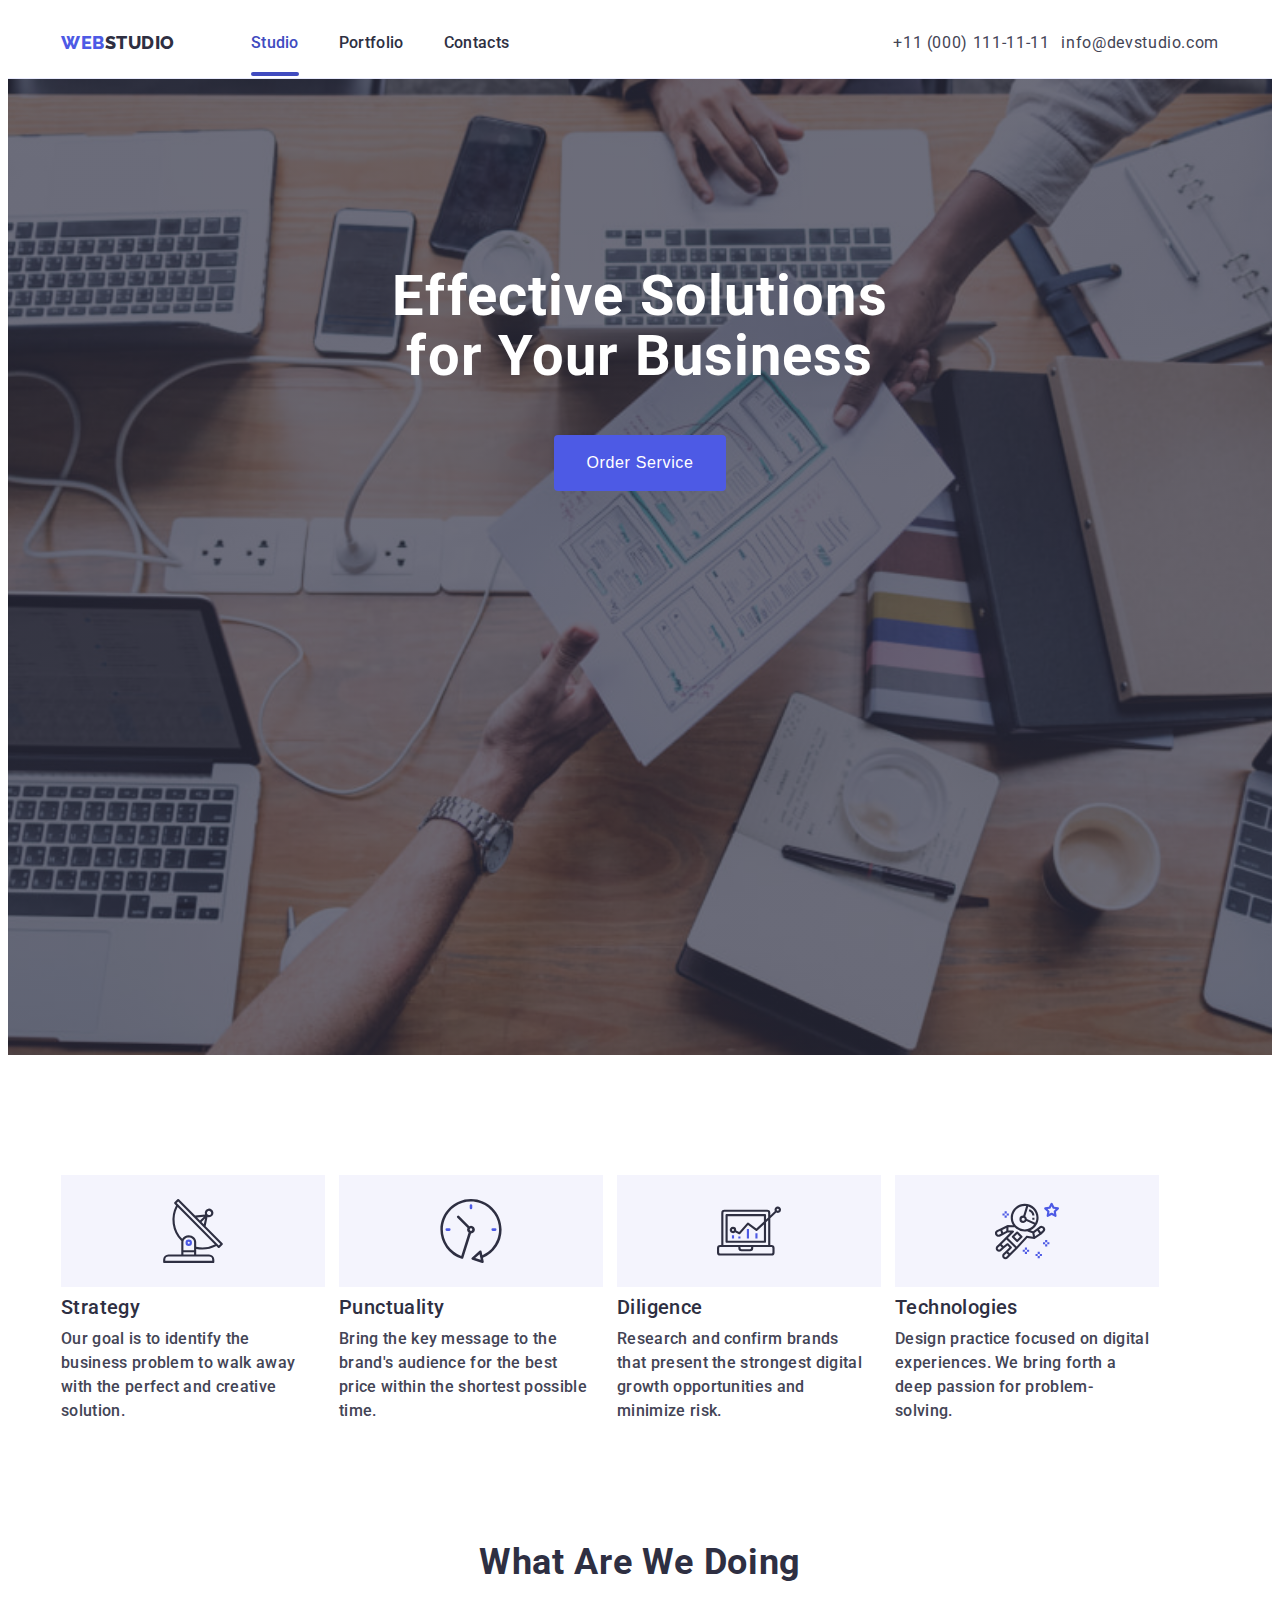
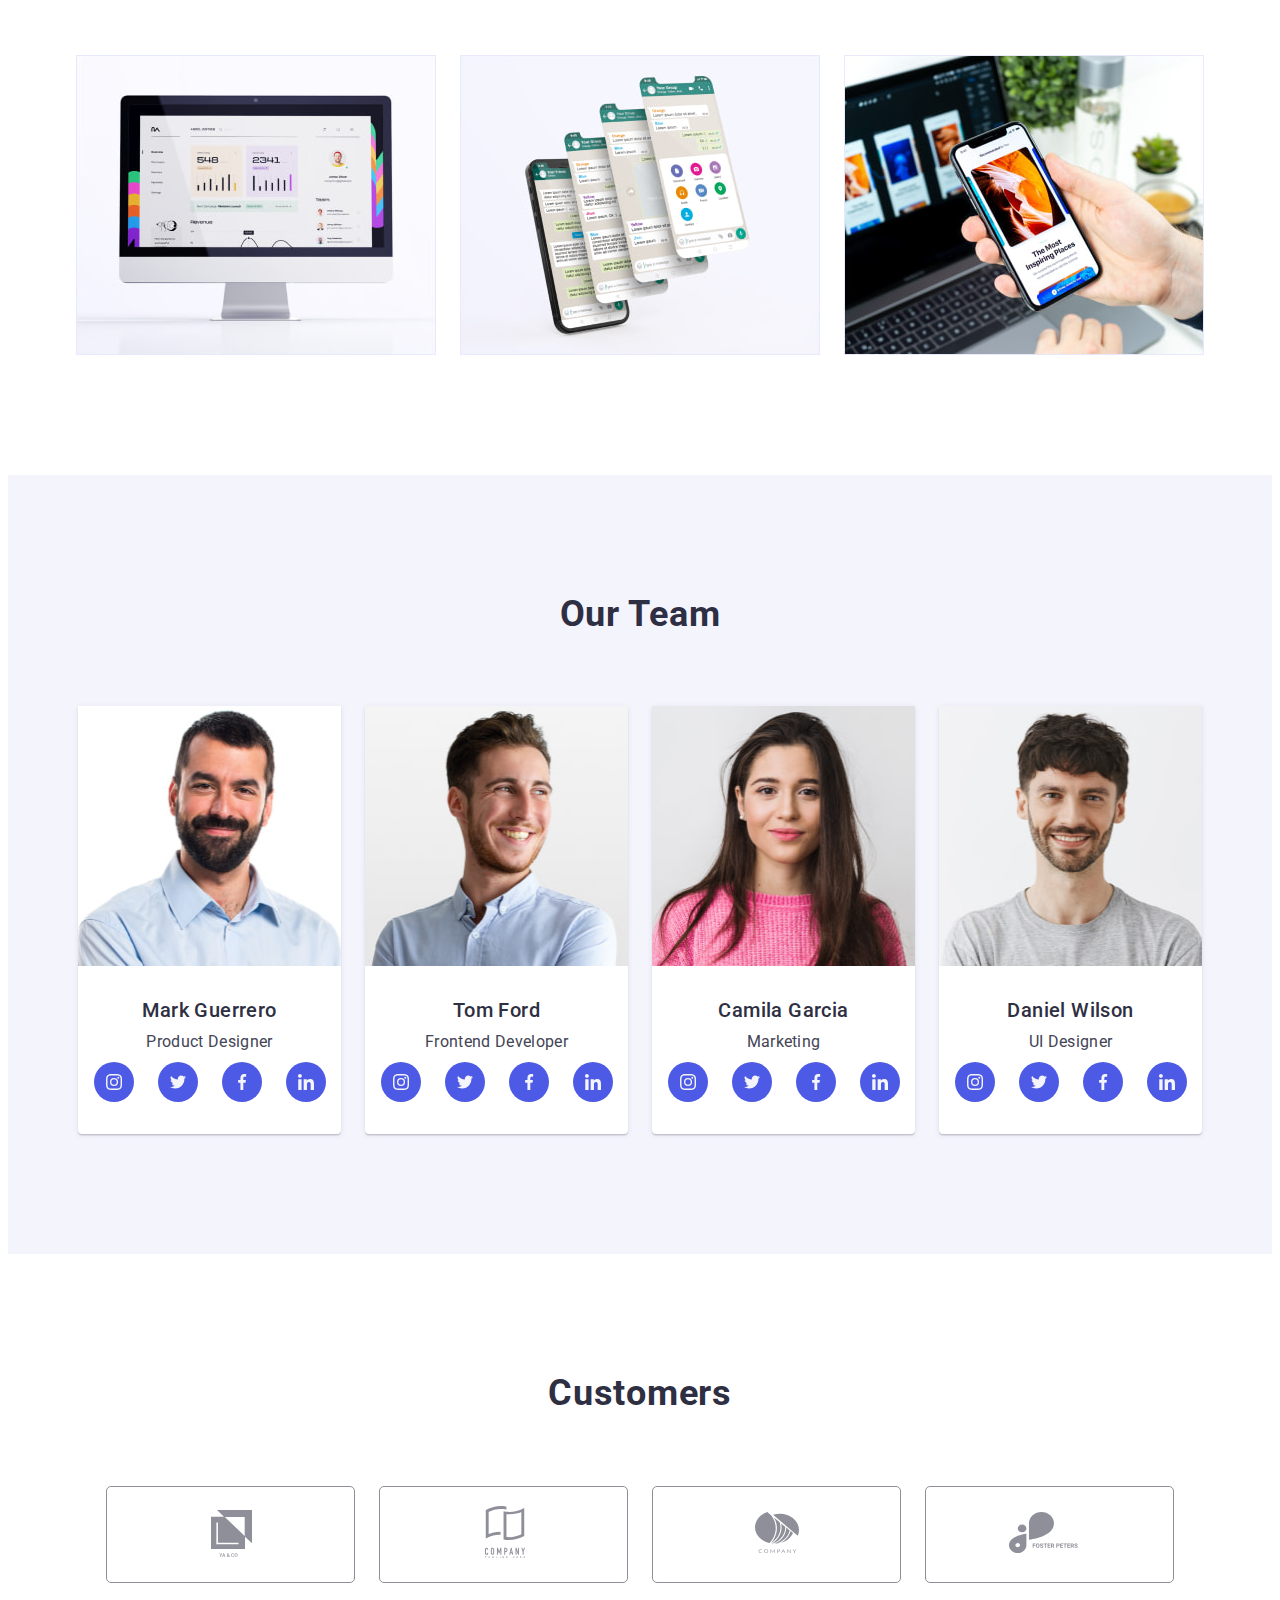
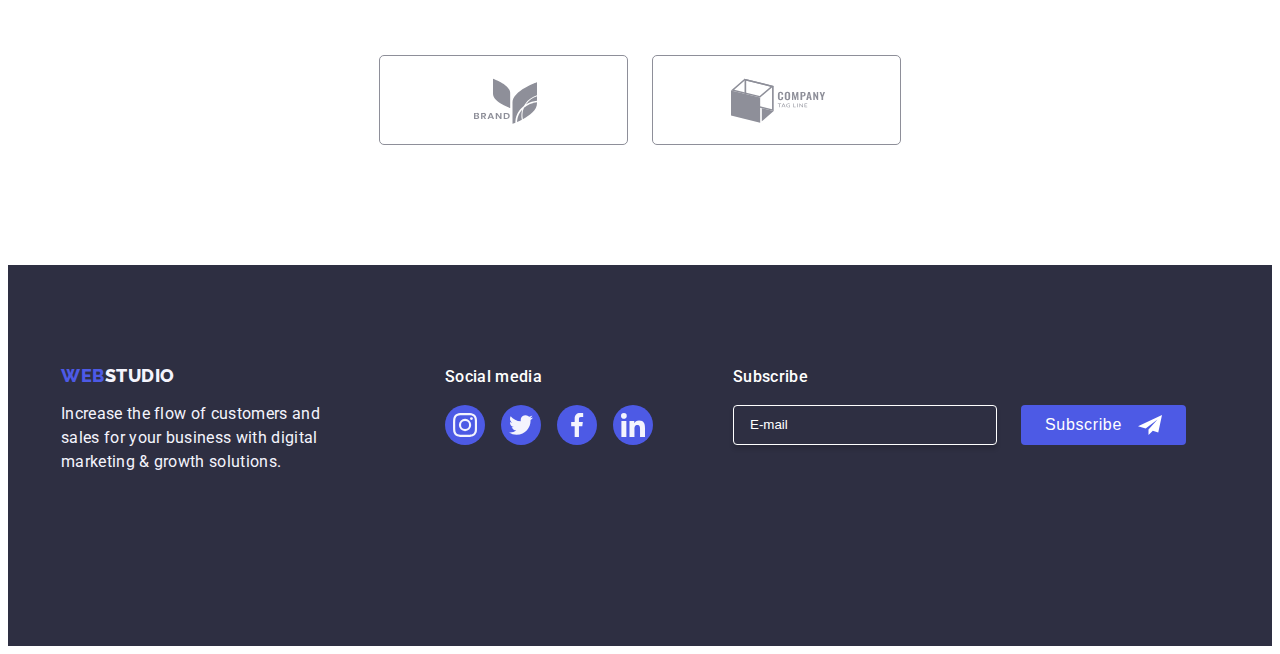
<file: index.html>
<!DOCTYPE html>
<html lang="en">
  <head>
    <meta charset="UTF-8" />
    <meta name="viewport" content="width=device-width, initial-scale=1.0" />
    <link
      href="https://fonts.googleapis.com/css2?family=Raleway:wght@800&family=Roboto:wght@400;500;700;900&display=swap"
      rel="stylesheet"
    />
    <link
      rel="stylesheet"
      href="https://cdnjs.cloudflare.com/ajax/libs/modern-normalize/2.0.0/modern-normalize.min.css"
      integrity="sha512-4xo8blKMVCiXpTaLzQSLSw3KFOVPWhm/TRtuPVc4WG6kUgjH6J03IBuG7JZPkcWMxJ5huwaBpOpnwYElP/m6wg=="
      crossorigin="anonymous"
      referrerpolicy="no-referrer"
    />
    <link rel="stylesheet" href="./css/styles.css" />
    <title>Studio</title>
  </head>
  <body>
    <header class="page-header">
      <div class="container">
        <div class="logo-container">
          <a href="./index.html" class="logo"
            ><span class="logo-color">WEB</span>STUDIO</a
          >
        </div>
        <button
          class="menu-toggle js-open-menu"
          aria-expanded="false"
          aria-controls="mobile-menu"
        >
          <svg class="icon-burger" width="32" height="30">
            <use href="./images/icons.svg#icon"></use>
          </svg>
        </button>
        <ul class="menu">
          <li>
            <a href="./index.html" class="link active">Studio</a>
          </li>
          <li><a href="./portfolio.html" class="link">Portfolio</a></li>
          <li><a href="#" class="link">Contacts</a></li>
        </ul>
        <address>
          <ul class="menu contacts">
            <li>
              <a href="tel:+110001111111" class="contacts-info"
                >+11 (000) 111-11-11</a
              >
            </li>
            <li>
              <a href="mailto:info@devstudio.com" class="contacts-info"
                >info@devstudio.com</a
              >
            </li>
          </ul>
        </address>
      </div>
    </header>

    <main>
      <section class="order-service">
        <div class="container">
          <h1 class="order-service-title">
            Effective Solutions for Your Business
          </h1>
          <button data-modal-open type="button" class="order-service-btn">
            Order Service
          </button>
        </div>
      </section>
      <section class="section features-wrapper">
        <div class="container">
          <h2 class="visually-hidden">Features</h2>
          <ul class="features">
            <li class="features-item">
              <div class="icon-wrapper">
                <svg width="64" height="64">
                  <use href="./images/icons.svg#antenna"></use>
                </svg>
              </div>
              <h3 class="element-title">Strategy</h3>
              <p class="features-text">
                Our goal is to identify the business problem to walk away with
                the perfect and creative solution.
              </p>
            </li>
            <li class="features-item">
              <div class="icon-wrapper">
                <svg width="64" height="64">
                  <use href="./images/icons.svg#clock"></use>
                </svg>
              </div>
              <h3 class="element-title">Punctuality</h3>
              <p class="features-text">
                Bring the key message to the brand's audience for the best price
                within the shortest possible time.
              </p>
            </li>
            <li class="features-item">
              <div class="icon-wrapper">
                <svg width="64" height="64">
                  <use href="./images/icons.svg#diagram"></use>
                </svg>
              </div>
              <h3 class="element-title">Diligence</h3>
              <p class="features-text">
                Research and confirm brands that present the strongest digital
                growth opportunities and minimize risk.
              </p>
            </li>
            <li class="features-item">
              <div class="icon-wrapper">
                <svg width="64" height="64">
                  <use href="./images/icons.svg#astronaut"></use>
                </svg>
              </div>
              <h3 class="element-title">Technologies</h3>
              <p class="features-text">
                Design practice focused on digital experiences. We bring forth a
                deep passion for problem-solving.
              </p>
            </li>
          </ul>
        </div>
      </section>
      <section class="section templates">
        <div class="container samples-container">
          <h2 class="section-title">What Are We Doing</h2>
          <ul class="samples">
            <li>
              <img
                srcset="./images/img1x.jpg 1x, ./images/img1.jpg 2x"
                src="./images/img1.jpg"
                alt="image of a computer monitor"
                width="360"
                height="300"
              />
            </li>
            <li>
              <img
                srcset="./images/img21x.jpg 1x, ./images/img2.jpg 2x"
                src="./images/img21x.jpg"
                alt="image of phone screens"
                width="360"
                height="300"
              />
            </li>
            <li>
              <img
                srcset="./images/img31x.jpg 1x, ./images/img3.jpg 2x"
                src="./images/img31x.jpg"
                alt="phone in hand image"
                width="360"
                height="300"
              />
            </li>
          </ul>
        </div>
      </section>
      <section class="section team">
        <div class="container team-container">
          <h2 class="section-title">Our Team</h2>
          <ul class="team-list">
            <li class="team-item">
              <img
                class="team-img"
                srcset="./images/team_img31x.jpg 1x, ./images/team_img3.jpg 2x"
                src="./images/team_img31x.jpg"
                alt="male employee"
                width="264"
                height="260"
              />
              <h3 class="element-title">Mark Guerrero</h3>
              <p class="team-text">Product Designer</p>
              <ul class="team-social-wrapper">
                <li>
                  <a class="team-social-link" href="#">
                    <svg class="team-social" width="16" height="16">
                      <use href="./images/icons.svg#instagram"></use>
                    </svg>
                  </a>
                </li>
                <li>
                  <a class="team-social-link" href="#">
                    <svg class="team-social" width="16" height="16">
                      <use href="./images/icons.svg#twitter"></use>
                    </svg>
                  </a>
                </li>
                <li>
                  <a class="team-social-link" href="#">
                    <svg class="team-social" width="16" height="16">
                      <use href="./images/icons.svg#facebook"></use>
                    </svg>
                  </a>
                </li>
                <li>
                  <a class="team-social-link" href="#">
                    <svg class="team-social" width="16" height="16">
                      <use href="./images/icons.svg#linkedin"></use>
                    </svg>
                  </a>
                </li>
              </ul>
            </li>
            <li class="team-item">
              <img
                class="team-img"
                srcset="./images/team_img21x.jpg 1x, ./images/team_img2.jpg 2x"
                src="./images/team_img21x.jpg"
                alt="male employee"
                width="264"
                height="260"
              />
              <h3 class="element-title">Tom Ford</h3>
              <p class="team-text">Frontend Developer</p>
              <div class="team-social-wrapper">
                <a class="team-social-link" href="#">
                  <svg class="team-social" width="16" height="16">
                    <use href="./images/icons.svg#instagram"></use>
                  </svg>
                </a>
                <a class="team-social-link" href="#">
                  <svg class="team-social" width="16" height="16">
                    <use href="./images/icons.svg#twitter"></use>
                  </svg>
                </a>
                <a class="team-social-link" href="#">
                  <svg class="team-social" width="16" height="16">
                    <use href="./images/icons.svg#facebook"></use>
                  </svg>
                </a>
                <a class="team-social-link" href="#">
                  <svg class="team-social" width="16" height="16">
                    <use href="./images/icons.svg#linkedin"></use>
                  </svg>
                </a>
              </div>
              <div class="team-social-wrapper"></div>
            </li>
            <li class="team-item">
              <img
                class="team-img"
                srcset="./images/team_img11x.jpg 1x, ./images/team_img1.jpg 2x"
                src="./images/team_img11x.jpg"
                alt="female employee"
                width="264"
                height="260"
              />
              <h3 class="element-title">Camila Garcia</h3>
              <p class="team-text">Marketing</p>
              <div class="team-social-wrapper">
                <a class="team-social-link" href="#">
                  <svg class="team-social" width="16" height="16">
                    <use href="./images/icons.svg#instagram"></use>
                  </svg>
                </a>
                <a class="team-social-link" href="#">
                  <svg class="team-social" width="16" height="16">
                    <use href="./images/icons.svg#twitter"></use>
                  </svg>
                </a>
                <a class="team-social-link" href="#">
                  <svg class="team-social" width="16" height="16">
                    <use href="./images/icons.svg#facebook"></use>
                  </svg>
                </a>
                <a class="team-social-link" href="#">
                  <svg class="team-social" width="16" height="16">
                    <use href="./images/icons.svg#linkedin"></use>
                  </svg>
                </a>
              </div>
              <div class="team-social-wrapper"></div>
            </li>
            <li class="team-item">
              <img
                class="team-img"
                srcset="./images/team_img1x.jpg 1x, ./images/team_img.jpg 2x"
                src="./images/team_img1x.jpg"
                alt="male employee"
                width="264"
                height="260"
              />
              <h3 class="element-title">Daniel Wilson</h3>
              <p class="team-text">UI Designer</p>
              <div class="team-social-wrapper">
                <a class="team-social-link" href="#">
                  <svg class="team-social" width="16" height="16">
                    <use href="./images/icons.svg#instagram"></use>
                  </svg>
                </a>
                <a class="team-social-link" href="#">
                  <svg class="team-social" width="16" height="16">
                    <use href="./images/icons.svg#twitter"></use>
                  </svg>
                </a>
                <a class="team-social-link" href="#">
                  <svg class="team-social" width="16" height="16">
                    <use href="./images/icons.svg#facebook"></use>
                  </svg>
                </a>
                <a class="team-social-link" href="#">
                  <svg class="team-social" width="16" height="16">
                    <use href="./images/icons.svg#linkedin"></use>
                  </svg>
                </a>
              </div>
              <div class="team-social-wrapper"></div>
            </li>
          </ul>
        </div>
      </section>
      <section class="section customers-wrapper">
        <div class="container">
          <h2 class="section-title">Customers</h2>
          <ul class="customers">
            <li class="customers-item">
              <a href="#" class="customers-link">
                <span>
                  <svg class="customers-icon" width="104" height="56">
                    <use href="./images/icons.svg#client1"></use>
                  </svg>
                </span>
              </a>
            </li>
            <li class="customers-item">
              <a href="#" class="customers-link">
                <svg class="customers-icon" width="104" height="56">
                  <use href="./images/icons.svg#client2"></use>
                </svg>
              </a>
            </li>
            <li class="customers-item">
              <a href="#" class="customers-link">
                <svg class="customers-icon" width="104" height="56">
                  <use href="./images/icons.svg#client3"></use>
                </svg>
              </a>
            </li>
            <li class="customers-item">
              <a href="#" class="customers-link">
                <svg class="customers-icon" width="104" height="56">
                  <use href="./images/icons.svg#client4"></use>
                </svg>
              </a>
            </li>
            <li class="customers-item">
              <a href="#" class="customers-link">
                <svg class="customers-icon" width="104" height="56">
                  <use href="./images/icons.svg#client5"></use>
                </svg>
              </a>
            </li>
            <li class="customers-item">
              <a href="#" class="customers-link">
                <svg class="customers-icon" width="104" height="56">
                  <use href="./images/icons.svg#client6"></use>
                </svg>
              </a>
            </li>
          </ul>
        </div>
      </section>
    </main>

    <div class="menu-container js-menu-container" id="mobile-menu">
      <button class="menu-toggle js-close-menu">
        <svg class="mobile-menu-close" width="8" height="8">
          <use href="./images/icons.svg#close-btn"></use>
        </svg>
      </button>

      <ul class="mobile-menu">
        <li><a href="./index.html" class="link active">Studio</a></li>
        <li><a href="./portfolio.html" class="link">Portfolio</a></li>
        <li><a href="#" class="link">Contacts</a></li>
      </ul>

      <div class="contacts-container">
        <address>
          <ul class="mobile-menu mobile-contacts">
            <li>
              <a href="tel:+110001111111" class="contacts-info"
                >+11 (000) 111-11-11</a
              >
            </li>
            <li>
              <a href="mailto:info@devstudio.com" class="contacts-info"
                >info@devstudio.com</a
              >
            </li>
          </ul>
        </address>

        <ul class="social-list">
          <li>
            <a class="social-link" href="#">
              <svg class="social" width="24" height="24">
                <use href="./images/icons.svg#sotial-instagram"></use>
              </svg>
            </a>
          </li>
          <li>
            <a class="social-link" href="#">
              <svg class="social" width="24" height="24">
                <use href="./images/icons.svg#sotial-twitter"></use>
              </svg>
            </a>
          </li>
          <li>
            <a class="social-link" href="#">
              <svg class="social" width="24" height="24">
                <use href="./images/icons.svg#sotial-facebook"></use>
              </svg>
            </a>
          </li>
          <li>
            <a class="social-link" href="#">
              <svg class="social" width="24" height="24">
                <use href="./images/icons.svg#sotial-linkedin"></use>
              </svg>
            </a>
          </li>
        </ul>
      </div>
    </div>

    <footer class="footer">
      <div class="container">
        <div class="footer-top">
          <div class="footer-wrapper">
            <a href="./index.html" class="logo"
              ><span class="logo-color">WEB</span
              ><span class="logo-white">STUDIO</span></a
            >
            <p class="footer-text">
              Increase the flow of customers and sales for your business with
              digital marketing & growth solutions.
            </p>
          </div>

          <div class="footer-wrapper">
            <p class="footer-title">Social media</p>
            <ul class="social">
              <li>
                <a class="social-link" href="#">
                  <svg class="social" width="24" height="24">
                    <use href="./images/icons.svg#sotial-instagram"></use>
                  </svg>
                </a>
              </li>
              <li>
                <a class="social-link" href="#">
                  <svg class="social" width="24" height="24">
                    <use href="./images/icons.svg#sotial-twitter"></use>
                  </svg>
                </a>
              </li>
              <li>
                <a class="social-link" href="#">
                  <svg class="social" width="24" height="24">
                    <use href="./images/icons.svg#sotial-facebook"></use>
                  </svg>
                </a>
              </li>
              <li>
                <a class="social-link" href="#">
                  <svg class="social" width="24" height="24">
                    <use href="./images/icons.svg#sotial-linkedin"></use>
                  </svg>
                </a>
              </li>
            </ul>
          </div>
        </div>

        <div class="footer-bottom">
          <div class="footer-wrapper">
            <p class="footer-title subscribe">Subscribe</p>
            <form class="footer-form">
              <div class="subscribe-form">
                <input
                  class="footer-input"
                  type="email"
                  name="email"
                  placeholder="E-mail"
                />
                <button type="submit" class="footer-btn">
                  Subscribe
                  <svg class="footer-btn-icon" width="24" height="24">
                    <use href="./images/icons.svg#icon-telegram"></use>
                  </svg>
                </button>
              </div>
            </form>
          </div>
        </div>
      </div>
    </footer>

    <div class="backdrop is-hidden" data-modal>
      <div class="modal">
        <button type="button" class="modal-close-btn" data-modal-close>
          <svg class="modal-close-icon" width="8" height="8">
            <use href="./images/icons.svg#close-btn"></use>
          </svg>
        </button>
        <form class="modal-form">
          <p class="modal-title">
            Leave your contacts and we will call you back
          </p>
          <label class="modal-label">
            <span class="modal-label-text">Name</span>
            <input type="text" name="user-name" />
            <svg class="modal-icon" width="18" height="24">
              <use href="./images/icons.svg#icon-person"></use>
            </svg>
          </label>
          <label class="modal-label">
            <span class="modal-label-text">Phone</span>
            <input type="tel" name="user-phone" />
            <svg class="modal-icon" width="18" height="24">
              <use href="./images/icons.svg#icon-phone"></use>
            </svg>
          </label>
          <label class="modal-label">
            <span class="modal-label-text">Email</span>
            <input type="email" name="user-email" />
            <svg class="modal-icon" width="18" height="24">
              <use href="./images/icons.svg#icon-email"></use>
            </svg>
          </label>
          <label class="modal-label">
            <span class="modal-label-text">Comment</span>
            <textarea
              name="user-comment"
              rows="5"
              placeholder="Text input"
              class="modal-comment"
            ></textarea>
          </label>
          <div class="modal-label-terms-wrapper">
            <label for="user-terms" class="modal-label-terms">
              <input
                type="checkbox"
                id="user-terms"
                name="user-terms"
                class="modal-terms-check"
              />
              <span class="custom-checkbox"></span>
              <svg class="modal-terms-icon" width="10" height="8">
                <use href="./images/icons.svg#icon-check"></use>
              </svg>
              I accept the terms and conditions of the
              <a href="#" class="modal-label-terms-link">Privacy Policy</a>
            </label>
          </div>
          <button type="submit" class="modal-btn">Send</button>
        </form>
      </div>
    </div>

    <script src="./js/modal.js"></script>
    <script src="./js/mobile-menu.js"></script>
  </body>
</html>
</file>
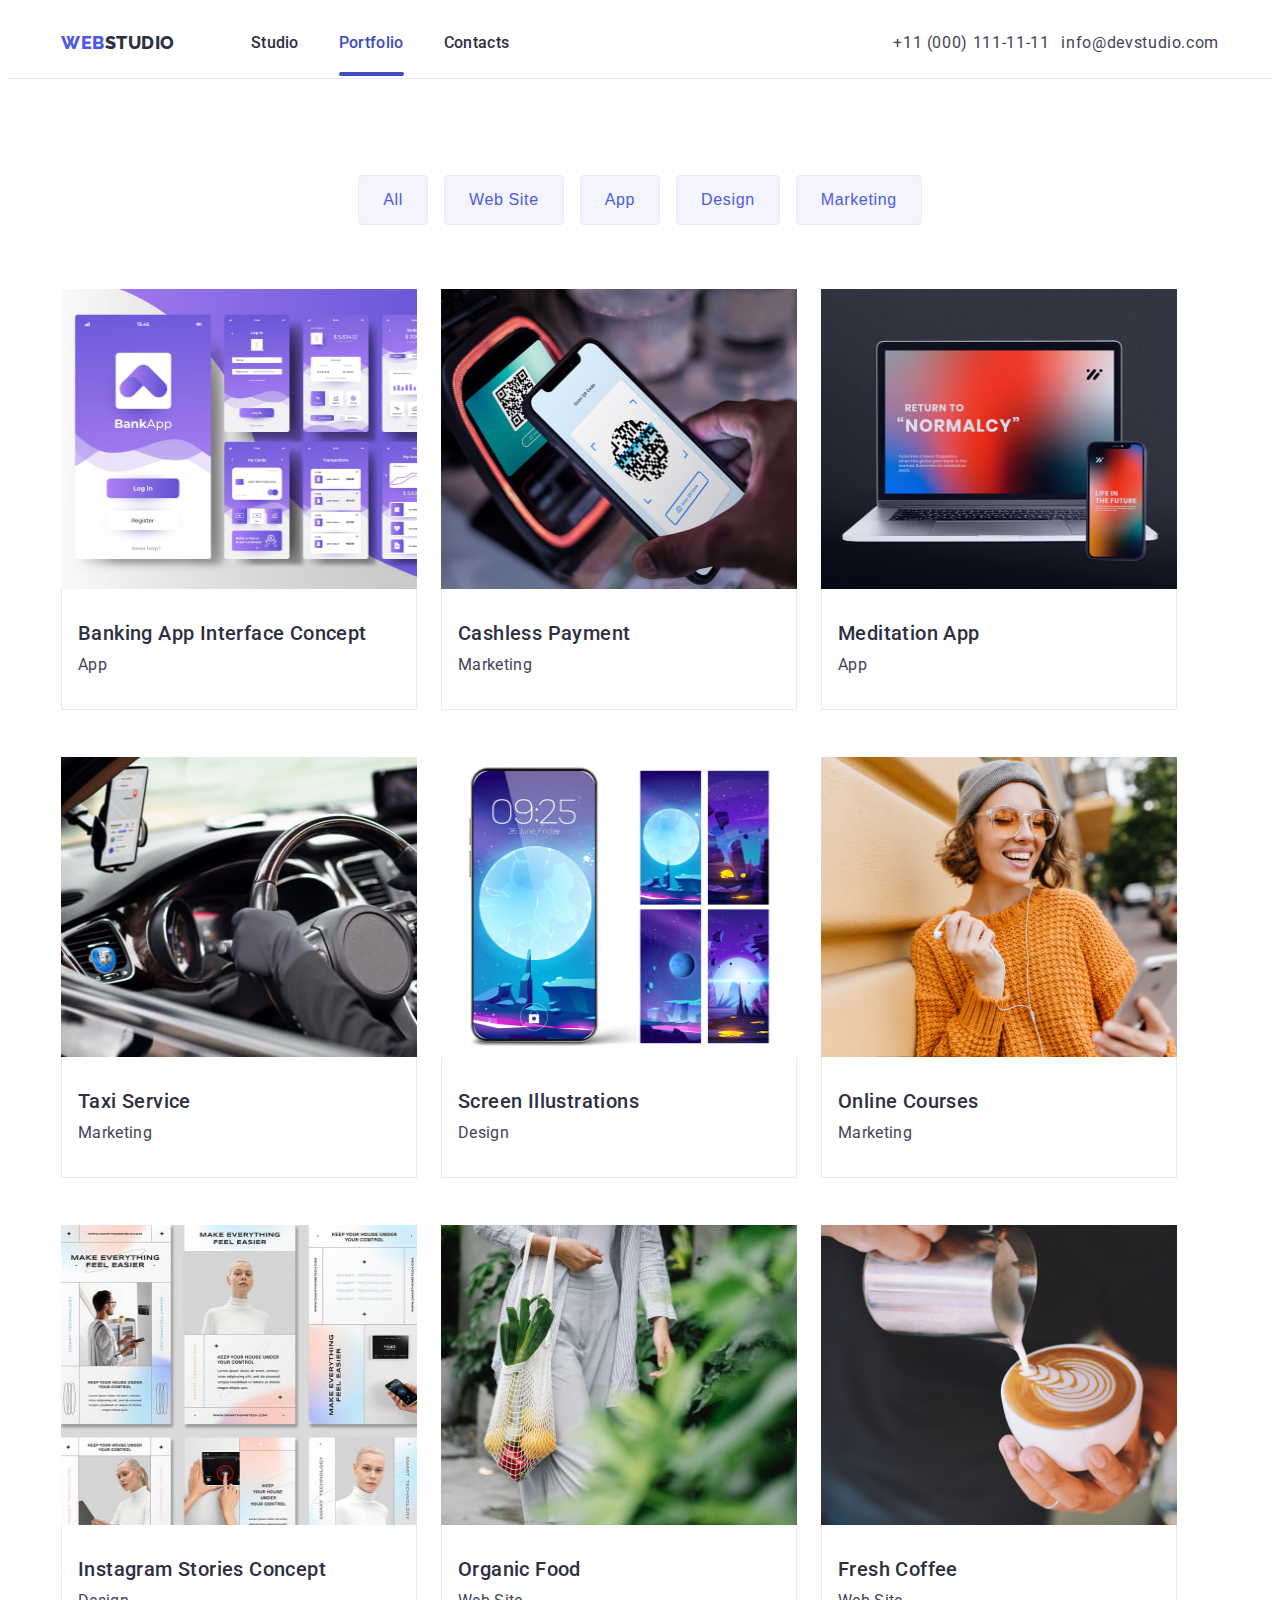
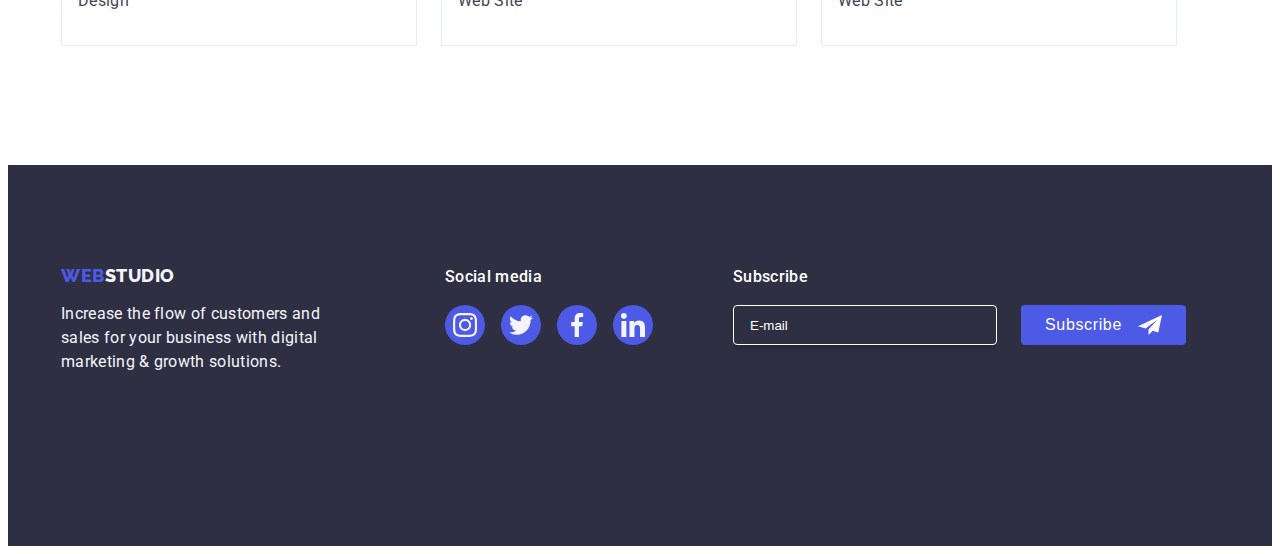
<file: portfolio.html>
<!DOCTYPE html>
<html lang="en">
  <head>
    <meta charset="UTF-8" />
    <meta name="viewport" content="width=device-width, initial-scale=1.0" />
    <link
      href="https://fonts.googleapis.com/css2?family=Raleway:wght@800&family=Roboto:wght@400;500;700;900&display=swap"
      rel="stylesheet"
    />
    <link
      rel="stylesheet"
      href="https://cdnjs.cloudflare.com/ajax/libs/modern-normalize/2.0.0/modern-normalize.min.css"
      integrity="sha512-4xo8blKMVCiXpTaLzQSLSw3KFOVPWhm/TRtuPVc4WG6kUgjH6J03IBuG7JZPkcWMxJ5huwaBpOpnwYElP/m6wg=="
      crossorigin="anonymous"
      referrerpolicy="no-referrer"
    />
    <link rel="stylesheet" href="./css/styles.css" />
    <title>Studio</title>
  </head>
  <body>
    <header class="page-header">
      <div class="container">
        <div class="logo-container">
          <a href="./index.html" class="logo"
            ><span class="logo-color">WEB</span>STUDIO</a
          >
        </div>
        <button
          class="menu-toggle js-open-menu"
          aria-expanded="false"
          aria-controls="mobile-menu"
        >
          <svg class="icon-burger" width="32" height="30">
            <use href="./images/icons.svg#icon"></use>
          </svg>
        </button>
        <ul class="menu">
          <li>
            <a href="./index.html" class="link">Studio</a>
          </li>
          <li><a href="./portfolio.html" class="link active">Portfolio</a></li>
          <li><a href="#" class="link">Contacts</a></li>
        </ul>
        <address>
          <ul class="menu contacts">
            <li>
              <a href="tel:+110001111111" class="contacts-info"
                >+11 (000) 111-11-11</a
              >
            </li>
            <li>
              <a href="mailto:info@devstudio.com" class="contacts-info"
                >info@devstudio.com</a
              >
            </li>
          </ul>
        </address>
      </div>
    </header>

    <main>
      <h1 class="visually-hidden">Works</h1>
      <section class="works">
        <div class="container works-container">
          <ul class="works-btn-list">
            <li><button type="button" class="works-btn">All</button></li>
            <li><button type="button" class="works-btn">Web Site</button></li>
            <li><button type="button" class="works-btn">App</button></li>
            <li><button type="button" class="works-btn">Design</button></li>
            <li><button type="button" class="works-btn">Marketing</button></li>
          </ul>
          <ul class="works-list">
            <li class="works-list-item">
              <a href="#">
                <div class="works-item-wrapper">
                  <img
                    srcset="
                      ./images/portf_img1x.jpg 1x,
                      ./images/portf_img1.jpg  2x
                    "
                    src="./images/portf_img1x.jpg"
                    alt="app template"
                    width="360"
                    height="300"
                  />
                  <p class="overlay-text">
                    14 Stylish and User-Friendly App Design Concepts · Task
                    Manager App · Calorie Tracker App · Exotic Fruit Ecommerce
                    App · Cloud Storage App
                  </p>
                </div>
                <div class="works-item">
                  <h2 class="element-title">Banking App Interface Concept</h2>
                  <p class="works-text">App</p>
                </div>
              </a>
            </li>
            <li class="works-list-item">
              <a href="#">
                <div class="works-item-wrapper">
                  <img
                    srcset="
                      ./images/portf_img2x.jpg 1x,
                      ./images/portf_img2.jpg  2x
                    "
                    src="./images/portf_img2x.jpg"
                    alt="payment scanning qr code"
                    width="360"
                    height="300"
                  />
                  <p class="overlay-text">
                    14 Stylish and User-Friendly App Design Concepts · Task
                    Manager App · Calorie Tracker App · Exotic Fruit Ecommerce
                    App · Cloud Storage App
                  </p>
                </div>
                <div class="works-item">
                  <h2 class="element-title extra-margin">Cashless Payment</h2>
                  <p class="works-text">Marketing</p>
                </div>
              </a>
            </li>
            <li class="works-list-item">
              <a href="#">
                <div class="works-item-wrapper">
                  <img
                    srcset="
                      ./images/portf_img31x.jpg 1x,
                      ./images/portf_img3.jpg   2x
                    "
                    src="./images/portf_img31x.jpg"
                    alt="laptop and phone"
                    width="360"
                    height="300"
                  />
                  <p class="overlay-text">
                    14 Stylish and User-Friendly App Design Concepts · Task
                    Manager App · Calorie Tracker App · Exotic Fruit Ecommerce
                    App · Cloud Storage App
                  </p>
                </div>
                <div class="works-item">
                  <h2 class="element-title extra-margin">Meditation App</h2>
                  <p class="works-text">App</p>
                </div>
              </a>
            </li>
            <li class="works-list-item">
              <a href="#">
                <div class="works-item-wrapper">
                  <img
                    srcset="
                      ./images/portf_img41x.jpg 1x,
                      ./images/portf_img4.jpg   2x
                    "
                    src="./images/portf_img41x.jpg"
                    alt="phone in the car"
                    width="360"
                    height="300"
                  />
                  <p class="overlay-text">
                    14 Stylish and User-Friendly App Design Concepts · Task
                    Manager App · Calorie Tracker App · Exotic Fruit Ecommerce
                    App · Cloud Storage App
                  </p>
                </div>
                <div class="works-item">
                  <h2 class="element-title extra-margin">Taxi Service</h2>
                  <p class="works-text">Marketing</p>
                </div>
              </a>
            </li>
            <li class="works-list-item">
              <a href="#">
                <div class="works-item-wrapper">
                  <img
                    srcset="
                      ./images/portf_img51x.jpg 1x,
                      ./images/portf_img5.jpg   2x
                    "
                    src="./images/portf_img51x.jpg"
                    alt="wallpapers for phone"
                    width="360"
                    height="300"
                  />
                  <p class="overlay-text">
                    14 Stylish and User-Friendly App Design Concepts · Task
                    Manager App · Calorie Tracker App · Exotic Fruit Ecommerce
                    App · Cloud Storage App
                  </p>
                </div>
                <div class="works-item">
                  <h2 class="element-title extra-margin">
                    Screen Illustrations
                  </h2>
                  <p class="works-text">Design</p>
                </div>
              </a>
            </li>
            <li class="works-list-item">
              <a href="#">
                <div class="works-item-wrapper">
                  <img
                    srcset="
                      ./images/portf_img61x.jpg 1x,
                      ./images/portf_img6.jpg   2x
                    "
                    src="./images/portf_img61x.jpg"
                    alt="girl listening music using headphones"
                    width="360"
                    height="300"
                  />
                  <p class="overlay-text">
                    14 Stylish and User-Friendly App Design Concepts · Task
                    Manager App · Calorie Tracker App · Exotic Fruit Ecommerce
                    App · Cloud Storage App
                  </p>
                </div>
                <div class="works-item">
                  <h2 class="element-title extra-margin">Online Courses</h2>
                  <p class="works-text">Marketing</p>
                </div>
              </a>
            </li>
            <li class="works-list-item">
              <a href="#">
                <div class="works-item-wrapper">
                  <img
                    srcset="
                      ./images/portf_img71x.jpg 1x,
                      ./images/portf_img7.jpg   2x
                    "
                    src="./images/portf_img71x.jpg"
                    alt="instagram screens concept"
                    width="360"
                    height="300"
                  />
                  <p class="overlay-text">
                    14 Stylish and User-Friendly App Design Concepts · Task
                    Manager App · Calorie Tracker App · Exotic Fruit Ecommerce
                    App · Cloud Storage App
                  </p>
                </div>
                <div class="works-item">
                  <h2 class="element-title extra-margin">
                    Instagram Stories Concept
                  </h2>
                  <p class="works-text">Design</p>
                </div>
              </a>
            </li>
            <li class="works-list-item">
              <a href="#">
                <div class="works-item-wrapper">
                  <img
                    srcset="
                      ./images/portf_img81x.jpg 1x,
                      ./images/portf_img8.jpg   2x
                    "
                    src="./images/portf_img81x.jpg"
                    alt="vegetables in the bag"
                    width="360"
                    height="300"
                  />
                  <p class="overlay-text">
                    14 Stylish and User-Friendly App Design Concepts · Task
                    Manager App · Calorie Tracker App · Exotic Fruit Ecommerce
                    App · Cloud Storage App
                  </p>
                </div>
                <div class="works-item">
                  <h2 class="element-title extra-margin">Organic Food</h2>
                  <p class="works-text">Web Site</p>
                </div>
              </a>
            </li>
            <li class="works-list-item">
              <a href="#">
                <div class="works-item-wrapper">
                  <img
                    srcset="
                      ./images/portf_img91x.jpg 1x,
                      ./images/portf_img9.jpg   2x
                    "
                    src="./images/portf_img91x.jpg"
                    alt="making coffee"
                    width="360"
                    height="300"
                  />
                  <p class="overlay-text">
                    14 Stylish and User-Friendly App Design Concepts · Task
                    Manager App · Calorie Tracker App · Exotic Fruit Ecommerce
                    App · Cloud Storage App
                  </p>
                </div>
                <div class="works-item">
                  <h2 class="element-title extra-margin">Fresh Coffee</h2>
                  <p class="works-text">Web Site</p>
                </div>
              </a>
            </li>
          </ul>
        </div>
      </section>
    </main>

    <div class="menu-container js-menu-container" id="mobile-menu">
      <button class="menu-toggle js-close-menu">
        <svg class="mobile-menu-close" width="8" height="8">
          <use href="./images/icons.svg#close-btn"></use>
        </svg>
      </button>

      <ul class="mobile-menu">
        <li><a href="./index.html" class="link">Studio</a></li>
        <li><a href="./portfolio.html" class="link active">Portfolio</a></li>
        <li><a href="#" class="link">Contacts</a></li>
      </ul>

      <div class="contacts-container">
        <address>
          <ul class="mobile-menu mobile-contacts">
            <li>
              <a href="tel:+110001111111" class="contacts-info"
                >+11 (000) 111-11-11</a
              >
            </li>
            <li>
              <a href="mailto:info@devstudio.com" class="contacts-info"
                >info@devstudio.com</a
              >
            </li>
          </ul>
        </address>

        <ul class="social-list">
          <li>
            <a class="social-link" href="#">
              <svg class="social" width="24" height="24">
                <use href="./images/icons.svg#sotial-instagram"></use>
              </svg>
            </a>
          </li>
          <li>
            <a class="social-link" href="#">
              <svg class="social" width="24" height="24">
                <use href="./images/icons.svg#sotial-twitter"></use>
              </svg>
            </a>
          </li>
          <li>
            <a class="social-link" href="#">
              <svg class="social" width="24" height="24">
                <use href="./images/icons.svg#sotial-facebook"></use>
              </svg>
            </a>
          </li>
          <li>
            <a class="social-link" href="#">
              <svg class="social" width="24" height="24">
                <use href="./images/icons.svg#sotial-linkedin"></use>
              </svg>
            </a>
          </li>
        </ul>
      </div>
    </div>

    <footer class="footer">
      <div class="container">
        <div class="footer-top">
          <div class="footer-wrapper">
            <a href="./index.html" class="logo"
              ><span class="logo-color">WEB</span
              ><span class="logo-white">STUDIO</span></a
            >
            <p class="footer-text">
              Increase the flow of customers and sales for your business with
              digital marketing & growth solutions.
            </p>
          </div>

          <div class="footer-wrapper">
            <p class="footer-title">Social media</p>
            <ul class="social">
              <li>
                <a class="social-link" href="#">
                  <svg class="social" width="24" height="24">
                    <use href="./images/icons.svg#sotial-instagram"></use>
                  </svg>
                </a>
              </li>
              <li>
                <a class="social-link" href="#">
                  <svg class="social" width="24" height="24">
                    <use href="./images/icons.svg#sotial-twitter"></use>
                  </svg>
                </a>
              </li>
              <li>
                <a class="social-link" href="#">
                  <svg class="social" width="24" height="24">
                    <use href="./images/icons.svg#sotial-facebook"></use>
                  </svg>
                </a>
              </li>
              <li>
                <a class="social-link" href="#">
                  <svg class="social" width="24" height="24">
                    <use href="./images/icons.svg#sotial-linkedin"></use>
                  </svg>
                </a>
              </li>
            </ul>
          </div>
        </div>

        <div class="footer-bottom">
          <div class="footer-wrapper">
            <p class="footer-title subscribe">Subscribe</p>
            <form class="footer-form">
              <div class="subscribe-form">
                <input
                  class="footer-input"
                  type="email"
                  name="email"
                  placeholder="E-mail"
                />
                <button type="submit" class="footer-btn">
                  Subscribe
                  <svg class="footer-btn-icon" width="24" height="24">
                    <use href="./images/icons.svg#icon-telegram"></use>
                  </svg>
                </button>
              </div>
            </form>
          </div>
        </div>
      </div>
    </footer>
    <script src="./js/mobile-menu.js"></script>
  </body>
</html>
</file>
<file: css/styles.css>
:root {
  --white-color: #FFFFFF;
  --text-color: #2E2F42;
  --accent-color: #4D5AE5;
  --hover-color: #404BBF;
  --accent-color-dark: #2E2F42;
  --accent-color-light: #F4F4FD;
  --black-color: #434455;
  --white-portfolio-color: #E7E9FC; 
  --light-black-color: #8e8f99;
  --green: #31d0aa;
  --dairy: #fcfcfc;
  --text-color-rgb: 46, 47, 66;
}

body {
    font-family: 'Roboto', sans-serif;
    font-size: 16px;
    color: var(--black-color);
    background-color: var(--white-color);
    line-height: 1.5;
}

a {
    text-decoration: none;
    color: var(--black-color)
}

ul, ol {
    list-style-type: none;
    margin: 0;
    padding-left: 0;
}

address {
    font-style: normal;
}

button {
    border: none;
    cursor: pointer;
}

h1, h2, h3, h4, h5, h6, p {
    margin: 0;
}

img {
    display: block;
    max-width: 100%;
}

header {
    border-bottom: var(--white-portfolio-color) 1px solid;
}

header a {
    padding-top: 24px;
    padding-bottom: 24px;
}

.section {
    padding: 120px 0;
}

.container {
    min-width: 320px;
    padding-left: 16px;
    padding-right: 16px;
    margin-left: auto;
    margin-right: auto;
}

.logo-container {
    margin-right: auto;
}

.page-header .container {
    min-height: 70px;
    display: flex;
    align-items: center;
}

.menu {
    display: flex;
    padding: 0;
    margin: 0;
}

.icon-burger {
    fill: var(--accent-color-dark);
}

.menu-toggle {
    min-height: 24px;
    min-width: 24px;
    display: flex;
    align-items: center;
    justify-content: center;
    margin: 0;
    padding: 0;
    background-color: transparent;
    cursor: pointer;
    border: none;
    border-radius: 50%;
    outline: none;
}

.menu-toggle:hover,
.menu-toggle:focus {
    background-color: rgba(0, 0, 0, 0.1);
}

.menu-container {
    position: fixed;
    top: 0;
    left: 0;
    width: 100vw;
    height: 100vh;
    padding: 80px 24px 40px 40px;
    background-color: var(--white-color);
    z-index: 999;
    transform: translateX(100%);
    transition: transform 250ms ease-in-out;
}

.menu-container.is-open {
    transform: translateX(0);
}

.menu-container .menu-toggle {
    position: absolute;
    top: 24px;
    right: 24px;
    color: #fff;
    border: 1px solid var(--light-black-color);
    border-radius: 50%;
    background-color: transparent;
    cursor: pointer;
}

.mobile-menu {
    display: flex;
    flex-direction: column;
    gap: 40px;
}

.mobile-contacts {
    margin-bottom: 48px;
}

.contacts-container {
    position: absolute;
    bottom: 0;
}


.mobile-menu .link {
    display: block;
    text-decoration: none;
    font-size: 36px;
    font-weight: 700;
    line-height: 40px;
    letter-spacing: 0.72px;
    margin-top: auto;
}

.contacts-info {
    font-size: 20px;
    font-weight: 500;
    line-height: 24px;
    letter-spacing: 0.4px;
}

.contacts-tel {
    color: var(--accent-color);
    font-size: 36px;
    font-weight: 700;
    letter-spacing: 0.72px;
}

.templates {
    display: none;
}

.logo {
    font-family: 'Raleway', sans-serif;
    font-weight: 800;
    font-size: 18px;
    line-height: 1.17;
    color: var(--accent-color-dark);
    letter-spacing: 0.03em;
    display: flex;
    align-items: center;
}

.logo-color {
    color: var(--accent-color);
}

body.lock {
    overflow: hidden;
}

.menu-wrapper {
    display: flex;
    flex-direction: column;
    justify-content: space-between;
}

.menu-close {
    position: absolute;
    top: 24px;
    right: 24px;
    width: 24px;
    height: 24px;
    background-color: var(--white-portfolio-color);
    border: 1px solid rgba(0, 0, 0, 0.1);
    border-radius: 50%;
    cursor: pointer;
    transition: background-color 250ms cubic-bezier(0.4, 0, 0.2, 1);
    display: none;
}

.modal-close-icon {
    transition: fill 250ms cubic-bezier(0.4, 0, 0.2, 1);
}

.active {
    color: var(--hover-color);
}

.active::after {
    opacity: 1;
}

.current-link {
    color: var(--hover-color);
}

.current-link::after {
    opacity: 1;
}

.order-service {
    background-color: var(--accent-color-dark);
    background-repeat: no-repeat;
    background-position: center;
    background-size: cover;
    padding: 112px 0;
    background-image: linear-gradient(rgba(46, 47, 66, 0.7), 
   rgba(46, 47, 66, 0.7)), url(../images/people-office1x.jpg);
}

.order-service .container {
    display: flex;
    flex-direction: column;
    align-items: center;
    justify-content: center;
    gap: 72px;
}

.order-service-title {
    max-width: 80%;
    margin: 0 auto;
    font-size: 36px;
    font-weight: 700;
    line-height: 1.11;
    letter-spacing: 0.02em;
    text-align: center;
    color: var(--white-color);
}

.order-service-btn {
    padding: 16px 32px;
    color: var(--white-color);
    font-size: 16px;
    font-weight: 500;
    letter-spacing: 0.04em;
    background-color: var(--accent-color);
    margin: 0 auto;
    display: block;
    border-radius: 4px;
}

.visually-hidden {
    position: absolute;
    width: 1px;
    height: 1px;
    margin: -1px;
    border: 0;
    padding: 0;
    white-space: nowrap;
    clip-path: inset(100%);
    clip: rect(0 0 0 0);
    overflow: hidden;
}

.features-wrapper {
    padding-top: 96px;
    padding-bottom: 96px;
}

.features {
    display: flex;
    flex-direction: column;
    gap: 72px;
}

.features-item {
    display: flex;
    flex-direction: column;
    align-items: center;
}

.icon-wrapper {
    display: none;
}

.element-title {
    font-size: 36px;
    font-weight: 700;
    color: var(--accent-color-dark);
    line-height: 1.2;
    letter-spacing: 0.02em;
    margin-bottom: 8px;
}

.works {
    padding-top: 96px;
    padding-bottom: 120px;
}

.works-text {
    line-height: 1.5;
    letter-spacing: 0.02em;
}

.features-text {
    color: var(--black-color);
    font-weight: 500;
    line-height: 1.5;
    letter-spacing: 0.02em;
}

.section-title {
    font-size: 36px;
    color: var(--accent-color-dark);
    line-height: 1.1;
    letter-spacing: 0.02em;
    margin-bottom: 72px;
    text-align: center;
}

.team {
    background-color: var(--accent-color-light);
    padding-top: 96px;
    padding-bottom: 96px;
}

.team-list {
    display: flex;
    flex-direction: column;
    align-items: center;
    gap: 72px;
}

.team-container {
    flex-direction: column;
    align-items: center;
}

.team-img {
    margin-bottom: 32px;
}

.team-item {
    text-align: center;
    border-radius: 0 0 4px 4px;
    box-shadow: 0px 2px 1px 0px rgba(46, 47, 66, 0.08), 0px 1px 1px 0px rgba(46, 47, 66, 0.16), 0px 1px 6px 0px rgba(46, 47, 66, 0.08);
    background-color: var(--white-color);
    padding-bottom: 32px;
}

.team-text {
    line-height: 1.5;
    letter-spacing: 0.02em;
    color: var(--black-color);
    margin-bottom: 8px;
}

.team-social-wrapper {
    display: flex;
    justify-content: center;
    gap: 24px;
}

.team-social-link {
    display: flex;
    justify-content: center;
    align-items: center;
    width: 40px;
    height: 40px;
    border-radius: 50%;
    background-color: var(--accent-color);
}

.team-social {
    display: flex;
    justify-content: center;
    align-items: center;
}

.footer {
    padding: 96px 0;
    background-color: var(--accent-color-dark);
}

.footer .container {
    display: flex;
    flex-direction: column;
    align-items: center;
    gap: 72px;
}

.footer-wrapper {
    text-align: center;
    display: flex;
    flex-direction: column;
    align-items: center;
}

.footer-logo {
    display: inline-block;
    margin-bottom: 16px;
}

.footer-title {
    font-weight: 500;
    letter-spacing: 0.02em;
    color: var(--white-color);
    margin-bottom: 16px;
}

.footer-text {
    color: var(--accent-color-light);
    line-height: 1.5;
    letter-spacing: 0.02em;
    width: 264px;
    margin-top: 16px;
    padding-bottom: 72px;
    text-align: start;
}

.social-list {
    display: flex;
    justify-content: space-between;
    margin-bottom: 40px;
}

.social-link {
    padding: 0;
    display: flex;
    justify-content: center;
    align-items: center;
    width: 40px;
    height: 40px;
    border-radius: 50%;
    background-color: var(--accent-color);
    transition: background-color 250ms cubic-bezier(0.4, 0, 0.2, 1);
    }

.social {
    display: flex;
    justify-content: center;
    align-items: center;
    gap: 16px;
}

.footer-form {
    flex-direction: column;
    align-items: center;
    gap: 24px;
}

.footer-btn {
    display: inline-flex;
    justify-content: center;
    align-items: center;
    margin-top: 16px;
    width: 165px;
    height: 40px;
    gap: 16px;
    font-size: 16px;
    line-height: 1.5;
    letter-spacing: 0.04em;
    padding: 8px 24px;
    color: var(--white-color);
    background-color: var(--accent-color);
    border-radius: 4px;
    transition: background-color 250ms cubic-bezier(0.4, 0, 0.2, 1);
}

.footer-btn:focus {
    background-color: var(--green);
}

.footer-input {
    width: 100%;
    height: 40px;
    border: 1px solid var(--white-color);
    box-shadow: 0px 4px 4px 0px rgba(0, 0, 0, 0.15);
    border-radius: 4px;
    background-color: var(--accent-color-dark);
    padding-left: 16px;
    margin: 0;
    box-sizing: border-box;
}

.footer-form input::placeholder {
    color: var(--white-color);
}

.footer-form input:focus {
    outline: none;
    color: var(--white-color);
}

.logo-white {
    color: var(--accent-color-light);
}

.works-container {
    display: flex;
    flex-direction: column;
    align-items: center;
}

.works-btn {
    color: var(--accent-color);
    background-color: var(--accent-color-light);
    font-size: 16px;
    line-height: 1.5;
    font-weight: 500;
    letter-spacing: 0.04em;
    padding: 12px 24px;
    border-radius: 4px;
    border: 1px solid var(--white-portfolio-color);
    transition: background-color 250ms cubic-bezier(0.4, 0, 0.2, 1),
                border-color 250ms cubic-bezier(0.4, 0, 0.2, 1),
                box-shadow 250ms cubic-bezier(0.4, 0, 0.2, 1);
}

.works-btn-list {
    display: flex;
    flex-direction: row;
    flex-wrap: wrap;
    column-gap: 16px;
    row-gap: 24px;
    margin-bottom: 16px;
}

.works-list {
    display: flex;
    flex-direction: row;
    flex-wrap: wrap;
    justify-content: center;
    align-items: center;

    column-gap: 24px;
    row-gap: 48px;

    gap: 48px 24px;
    margin-top: 48px;
}

.works-list-item {
    transition: box-shadow 250ms cubic-bezier(0.4,0,0.2,1);
}

.works-list-item img {
    width: 100%;
	object-fit: fill;
}

.works-item {
    padding: 32px 16px;
    border-left: 1px solid var(--white-portfolio-color);
    border-right: 1px solid var(--white-portfolio-color);
    border-bottom: 1px solid var(--white-portfolio-color);
}

.works-item-wrapper {
    position: relative;
    overflow: hidden;
}

.overlay-text {
    position: absolute;
    top: 0;
    left: 0;
    width: 100%;
    height: 100%;
    padding: 40px 32px;
    background-color: var(--accent-color);
    color: var(--accent-color-light);
    line-height: 1.5;
    letter-spacing: 0.02em;
    transform: translateY(100%);
    transition: transform 250ms cubic-bezier(0.4, 0, 0.2, 1);
}

.order-service .container {
    height: 100%;
}

.customers-wrapper {
    padding-top: 96px;
    padding-bottom: 96px;
}

.customers {
    display: flex;
    flex-wrap: wrap;
    column-gap: 16px;
    row-gap: 72px;
    justify-content: center;
}

.customers-item {
    display: flex;
    justify-content: center;
}

.customers-link {
    border: var(--light-black-color) 1px solid;
    border-radius: 5px;
    padding: 16px 40px;
    width: 190px;
    display: flex;
    justify-content: center;
    transition: color 250ms cubic-bezier(0.4, 0, 0.2, 1);
}

.customers-link span {
    display: inline-block;

}

.customers-icon {
    fill: var(--light-black-color);
    transition: fill 250ms cubic-bezier(0.4, 0, 0.2, 1);
}

.backdrop {
    z-index: 2;
    position: fixed;
    top: 0;
    left: 0;
    width: 100%;
    height: 100%;
    background: rgba(var(--text-color-rgb), 0.4);
    transition: opacity 250ms cubic-bezier(0.4, 0, 0.2, 1),
                visibility 250ms cubic-bezier(0.4, 0, 0.2, 1);
}

.modal {
    position: absolute;
    top: 50%;
    left: 50%;
    transform: translate(-50%, -50%);
    width: 408px;
    background: var(--dairy);
    box-shadow: 0px 2px 1px 0px rgba(0, 0, 0, 0.20),                 0px 1px 3px 0px rgba(0, 0, 0, 0.12),                 0px 1px 1px 0px rgba(0, 0, 0, 0.14);
    border-radius: 4px;
    transition: opacity 0.7s ease, transform 0.3s ease;
    opacity: 1;
}  

.is-hidden {
    opacity: 0;
    visibility: hidden;
    pointer-events: none;
}

.is-hidden .modal {
    opacity: 0;
    transform: translate(-50%, -50%) scale(0.8);
}

.modal-close-btn {
    display: flex;
    justify-content: center;
    align-items: center;
    width: 23px;
    height: 23px;
    position: absolute;
    top: 24px;
    right: 24px;
    background-color: var(--white-portfolio-color);
    border: 1px solid rgba(0, 0, 0, 0.1);
    border-radius: 50%;
    cursor: pointer;
    transition: background-color 250ms cubic-bezier(0.4, 0, 0.2, 1);
}

.modal-close-icon {
    fill: var(--accent-color-dark);
    transition: fill 250ms cubic-bezier(0.4, 0, 0.2, 1);
}

.modal-form {
    display: flex;
    flex-direction: column;
    padding: 72px 16px 24px 16px;
}

.modal-label {
    display: flex;
    flex-direction: column;
    margin: 0;
    margin-bottom: 8px;
    position: relative;
}

.modal-label .modal-icon {
    position: absolute;
    left: 16px;
    top: 66%;
    transform: translateY(-50%);
}

.modal-label input[type="text"],
.modal-label input[type="tel"],
.modal-label input[type="email"] {
    padding-left: 32px;
    padding-left: 36px;

}

.modal-label .modal-label-text {
    margin-bottom: 4px;
}

.modal-label-terms-wrapper {
    position: relative;
    display: flex;
    flex-direction: row;
    align-items: start;
    margin-top: 16px;
    margin-bottom: 24px;
}

.modal-title {
    font-weight: 500;
    letter-spacing: 0.02em;
    color: var(--accent-color-dark);
    text-align: center;
    margin-bottom: 16px;
}

.modal-label-text {
    font-size: 12px;
    line-height: 14px;
    letter-spacing: 0.04em;
    color: var(--light-black-color);
    margin-bottom: 8px;
}

.modal-label input {
    width: 100%;
    height: 40px;
    border: 1px solid rgba(33, 33, 33, 0.2);
    border-radius: 4px;
}

.modal-label input:focus {
    outline: none;
    border: 1px solid var(--accent-color);
}

.modal-label input:focus + .modal-icon,
.modal-label input:focus {
    transition: border-color 250ms cubic-bezier(0.4, 0, 0.2, 1), fill 250ms cubic-bezier(0.4, 0, 0.2, 1);
    border-color: var(--accent-color);
}

.modal-label input:focus + .modal-icon,
.modal-label input:focus ~ .modal-icon {
    fill: var(--accent-color);
    transition: fill 250ms cubic-bezier(0.4, 0, 0.2, 1);
}

.modal-comment {
    height: 120px;
    border: 1px solid rgba(33, 33, 33, 0.2);
    border-radius: 4px;
    resize: none;
    padding: 8px 16px;
    color: var(--light-black-color);
    font-size: 12px;
    letter-spacing: 0.04em;
}

.modal-comment::placeholder {
    color: var(--light-black-color);
}

.modal-comment:focus {
    outline: none;
    border: 1px solid var(--accent-color);
}

.modal-label-terms {
    font-size: 12px;
    line-height: 14px;
    letter-spacing: 0.04em;
    color: var(--light-black-color);
    margin-left: -4px;
}

.modal-terms-check {
    appearance: none;
}

.custom-checkbox {
    position: relative;
    display: inline-block;
    width: 16px;
    height: 16px;
    border: 1px solid var(--light-black-color);
    border-radius: 2px;
    margin-right: 6px;
    vertical-align: sub;
}

.modal-terms-icon {
    position: absolute;
    left: 2%;
    top: 48%;
    transform: translate(-50%,-50%);
    opacity: 0;
    transition: opacity 250ms cubic-bezier(0.4, 0, 0.2, 1);
}

.modal-terms-check:checked + .custom-checkbox + .modal-terms-icon {
    opacity: 1;
}

.modal-terms-check:checked + .custom-checkbox {
    background-color: var(--accent-color);
    border-color: var(--accent-color);
}

.modal-label-terms-link {
    color: var(--accent-color);
    text-decoration: underline;
}

.modal-btn {
    margin: 0 auto;
    width: 169px;
    height: 56px;
    background-color: var(--accent-color);
    box-shadow: 0px 4px 4px rgba(0, 0, 0, 0.15);
    border-radius: 4px;
    color: var(--white-color);
    font-weight: 500;
    font-size: 16px;
    line-height: 24px;
    letter-spacing: 0.04em;
    border: none;
    cursor: pointer;
    transition: background-color 250ms cubic-bezier(0.4, 0, 0.2, 1);
}

@media only screen and (max-width: 417px) {
    .contacts-tel {
        font-size: 24px;
    }
}

@media only screen and (max-width: 407px) {
    .modal {
        width: 100%;
    }

    .modal-terms-icon {
    left: 2.5%;
    top: 28%;
    }
}

@media only screen and (min-width: 320px) and (max-width: 427px) {
    .customers-link {
        width: 135px;
        height: 88px;
    }
}

@media only screen and (min-width: 750px) and (max-width: 767px) {
    .customers-wrapper {
        padding-top: 96px;
        padding-bottom: 96px
    }
    
    .customers-wrapper {
        padding-left: 50px;
        padding-right: 50px;
    }

    .customers-item {
        margin: 0;
    }

}

@media (max-width: 767px) {
    .menu {
        display: none;
    }
}


@media only screen and (min-width: 768px) {
    .container {
        max-width: 768px;
    }

    .logo-container {
        margin-right: 120px;
    }

    .modal-form {
        padding-left: 23px;
        padding-right: 23px;
    }

    .menu {
        flex-direction: row;
        padding: 0;
        margin: 0;
        gap: 40px;
        margin-right: auto;
    }

    .link {
        font-weight: 500;
        letter-spacing: 0.02em;
        color: var(--accent-color-dark);
        position: relative;
        transition: color 250ms cubic-bezier(0.4, 0, 0.2, 1);
    }

    .link.active {
        color: var(--hover-color);
    }

    .link::after {
        content: "";
        position: absolute;
        left: 0;
        bottom: 0;
        width: 100%;
        height: 4px;
        border-radius: 2px;
        background-color: var(--hover-color);
        opacity: 0;
        transition: opacity 250ms cubic-bezier(0.4, 0, 0.2, 1);
    }

    .link.active::after {
        opacity: 1;
    }

    .contacts {
        gap: 12px;
    }

    .logo-container {
        margin-right: 120px;
    }

    .contacts {
        display: flex;
        flex-direction: column;
    }

    .contacts-info {
        padding: 0;
        font-size: 12px;
        letter-spacing: 0.04em;
    }

    .active {
    color: var(--hover-color);
    }

    .active::after {
        opacity: 1;
    }

    .social-list {
        display: none;
    }

    .order-service .container {
        gap: 36px;
        height: auto;
    }

    .order-service-title {
        width: 496px;
        font-size: 56px;
    }

    .features {
        display: flex;
        flex-direction: row;
        flex-wrap: wrap;
        row-gap: 72px;
        column-gap: 24px;
    }

    .features-wrapper {
        padding-top: 96px;
        padding-bottom: 96px
    }

    .features-item {
        width: 355px;
        align-items: flex-start;
    }

    .element-title {
        font-size: 36px;
        font-weight: 700;
    }

    .features-text {
        font-style: normal;
        letter-spacing: 0.02em;
    }

    .team-list {
        display: flex;
        flex-direction: row;
        justify-content: center;
        flex-wrap: wrap;
        row-gap: 64px;
        column-gap: 24px;
    }

    .customers-wrapper {
        padding-bottom: 96px;
    }

    .customers {
        display: flex;
        flex-direction: row;
        flex-wrap: wrap;
        justify-content: center;
        column-gap: 24px;
        row-gap: 72px;
    }

    .customers-item {
        margin: 0;
    }

    .footer .container {
        display: flex;
        flex-direction: column;
        align-items: center;
        gap: 0;
    }

    .footer-top {
        display: flex;
        justify-content: center;
        gap: 24px;
    }

    .footer-bottom {
        display: flex;
        justify-content: center;
        gap: 24px;
    }

    .footer-wrapper {
        margin: 0;
        text-align: start;
        width: 100%;
        display: flex;
        flex-direction: column;
        align-items: flex-start;
    }

    .subscribe-form {
        display: flex;
        width: 100%;
    }

    .subscribe {
        margin-bottom: 16px;
        width: 500px;
    }

    .footer-input {
        width: 264px;
        margin-right: 24px;
    }

    .footer-btn {
        margin-top: 0;
    }

    .works-btn:hover,
    .works-btn:focus {
    color: var(--white-color);
    background-color: var(--hover-color);
    border: 1px solid var(--hover-color);
    box-shadow: 0px 2px 2px 0px rgba(0, 0, 0, 0.12), 
                0px 2px 1px 0px rgba(0, 0, 0, 0.08), 
                0px 3px 1px 0px rgba(0, 0, 0, 0.10);
    }

    .works-list {
        justify-content: start;
    }

    .works-list-item {
        row-gap: 72px;
        column-gap: 24px;
    }

    .works-list-item {
        width: 356px;
        height: 420px;
    }

    .menu-toggle {
        display: none;
    }

}

@media only screen and (min-width: 1158px) {
    .container {
        max-width: 1158px;
    }

    .logo-container {
        margin-right: 76px;
    }

    .link {
        color: var(--accent-color-dark);
    }

    .link.active {
        color: var(--hover-color);
    }

    .link:hover,
    .link:focus {
        color: var(--hover-color);
        transition: color 250ms cubic-bezier(0.4, 0, 0.2, 1);
    }

    .link:hover::after,
    .link:focus::after {
        opacity: 1;
    }

    .link.active::after {
        opacity: 1;
    }

    .contacts {
        flex-direction: row;
    }

    .contacts-info {
        transition: color 250ms cubic-bezier(0.4, 0, 0.2, 1);
        font-size: 16px;
        font-weight: 400;
    }

    .contacts-info:hover,
    .contacts-info:focus {
        color: var(--hover-color);
}

    .modal-form {
        padding-left: 24px;
        padding-right: 24px;
    }

    .order-service .container {
        gap: 48px;
        height: auto;
    }

    .order-service {
        height: 600px;
        padding-top: 188px;
        padding-bottom: 188px;
    }

    .order-service-title {
        text-align: center;
        font-size: 56px;
        line-height: 1.07;
        width: 496px;
    }

    .order-service-btn {
        font-weight: 500;
        line-height: 1.5;
        background-color: var(--accent-color);
    }

    .order-service-btn:hover,
    .order-service-btn:focus {
        background-color: var(--hover-color);
    }

    .features-wrapper {
        padding-top: 120px;
        padding-bottom: 120px;
    }

    .features-item {
        width: 254px;
    }

    .icon-wrapper {
        margin-bottom: 8px;
        height: 112px;
        width: 264px;
        display: flex;
        justify-content: center;
        align-items: center;
        background-color: var(--accent-color-light);
    }

    .templates {
        display: flex;
        flex-direction: row;
        gap: 24px;
        padding-top: 0;
    }

    .samples-container {
        flex-direction: row;
        align-items: center;
    }

    .samples {
        display: flex;
        flex-direction: row;
        gap: 24px;
    }

    .team {
        padding-top: 120px;
        padding-bottom: 120px;
    }

    .team-list {
        flex-direction: row;
        gap: 24px;
    }

    .team-item {
        width: 263px;
    }

    .element-title {
        font-size: 20px;
        font-weight: 500;
    }

    .team-social-link {
        transition: background-color 250ms cubic-bezier(0.4, 0, 0.2, 1);
    }

    .team-social-link:hover,
    .team-social-link:focus {
        background-color: var(--hover-color);
    }

    .customers-wrapper {
        padding-top: 120px;
        padding-bottom: 120px;
    }

    .customers-link {
        width: 167px;
    }

    .customers-link:hover .customers-icon,
    .customers-link:focus .customers-icon {
        fill: var(--hover-color);
    }

    .footer {
        padding-top: 100px;
        padding-bottom: 100px;
    }

    .footer .container {
        display: flex;
        flex-direction: row;
        align-items: flex-start;
        gap: 80px;
    }

    .footer-top {
        gap: 120px;
    }

    .footer-text {
        margin-bottom: 0;
    }

    .social-link:hover,
    .social-link:focus {
        background-color: var(--green);
    }

    .footer-btn:hover,
    .footer-btn:focus {
        background-color: var(--green);
    }

}
</file>
